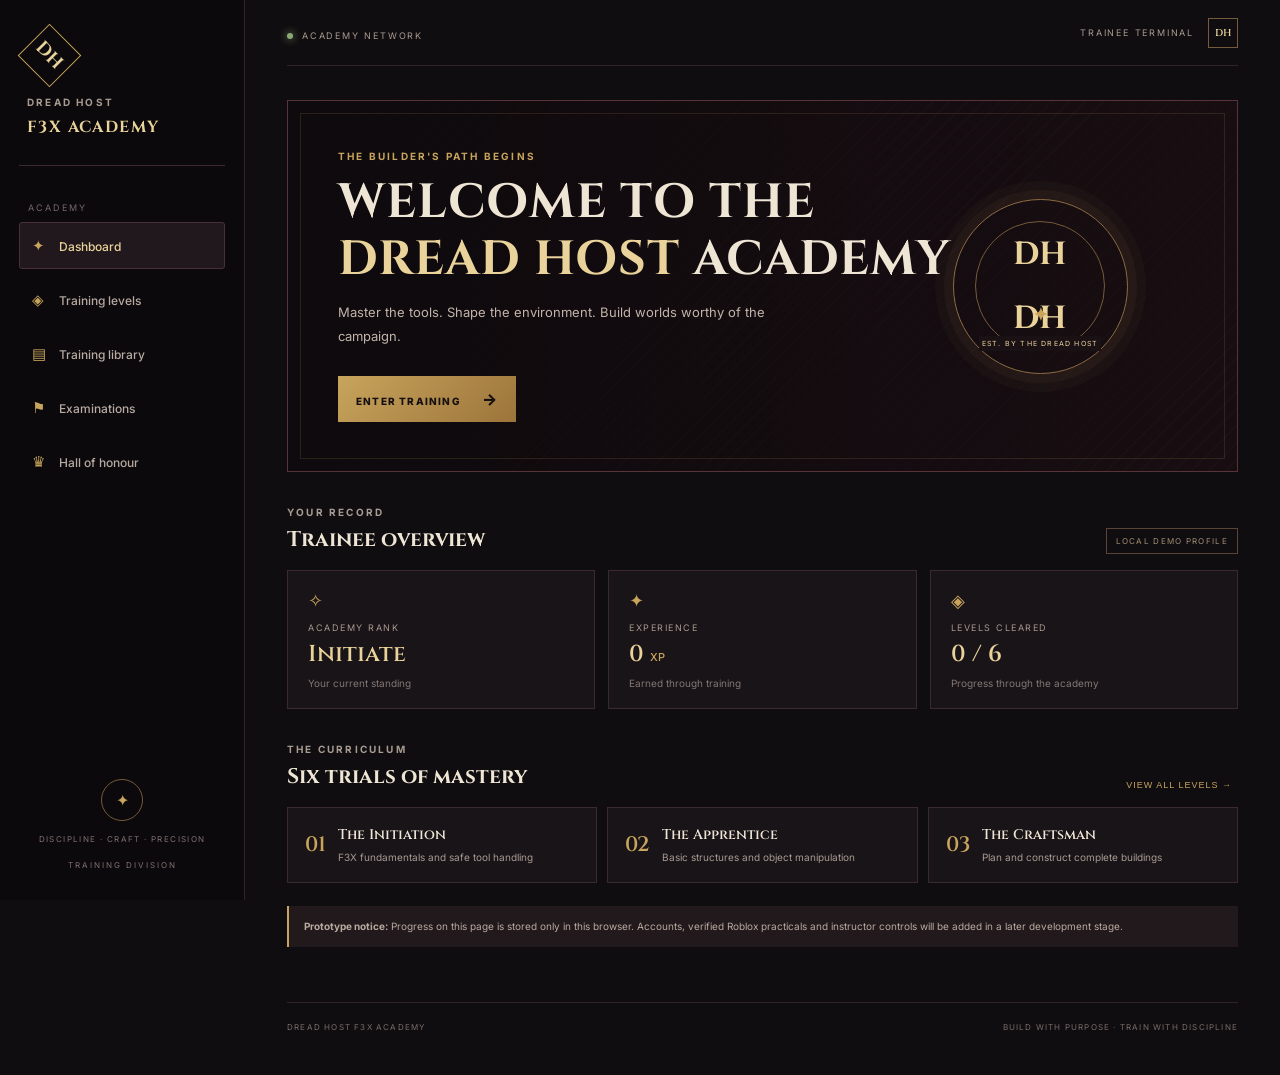
<file: dread-host-f3x-academy-starter/dread-host-f3x-academy/index.html>
<!doctype html>
<html lang="en">
<head>
  <meta charset="utf-8">
  <meta name="viewport" content="width=device-width, initial-scale=1">
  <meta name="theme-color" content="#130f12">
  <title>Dread Host F3X Academy</title>
  <link rel="stylesheet" href="styles.css">
</head>
<body>
  <div class="site-shell">
    <aside class="sidebar">
      <div class="brand-mark">DH</div>
      <div class="brand-copy">
        <p class="eyebrow">DREAD HOST</p>
        <h1>F3X ACADEMY</h1>
      </div>
      <div class="side-rule"></div>
      <p class="side-label">ACADEMY</p>
      <nav aria-label="Main navigation">
        <button class="nav-link active" data-view="dashboard"><span>✦</span> Dashboard</button>
        <button class="nav-link" data-view="levels"><span>◈</span> Training levels</button>
        <button class="nav-link" data-view="library"><span>▤</span> Training library</button>
        <button class="nav-link" data-view="exams"><span>⚑</span> Examinations</button>
        <button class="nav-link" data-view="honour"><span>♛</span> Hall of honour</button>
      </nav>
      <div class="sidebar-bottom">
        <div class="seal">✦</div>
        <p>DISCIPLINE · CRAFT · PRECISION</p>
        <small>TRAINING DIVISION</small>
      </div>
    </aside>

    <main class="main">
      <header class="topbar">
        <div><span class="status-dot"></span><span class="top-label">ACADEMY NETWORK</span></div>
        <div class="top-right"><span class="top-label">TRAINEE TERMINAL</span><span class="avatar">DH</span></div>
      </header>

      <section class="view active" id="dashboard">
        <div class="hero">
          <div class="hero-content">
            <p class="eyebrow gold">THE BUILDER'S PATH BEGINS</p>
            <h2>WELCOME TO THE<br><em>DREAD HOST</em> ACADEMY</h2>
            <p class="hero-text">Master the tools. Shape the environment. Build worlds worthy of the campaign.</p>
            <button class="primary-btn" data-go="levels">ENTER TRAINING <span>→</span></button>
          </div>
          <div class="hero-seal"><div class="seal-ring">DH<span>✦</span>DH</div><small>EST. BY THE DREAD HOST</small></div>
        </div>

        <div class="section-heading"><div><p class="eyebrow">YOUR RECORD</p><h3>Trainee overview</h3></div><span class="small-tag">LOCAL DEMO PROFILE</span></div>
        <div class="stats-grid">
          <article class="stat-card"><span class="stat-icon">✧</span><p>ACADEMY RANK</p><strong id="rank">Initiate</strong><small>Your current standing</small></article>
          <article class="stat-card"><span class="stat-icon">✦</span><p>EXPERIENCE</p><strong><span id="xp">0</span> <small>XP</small></strong><small>Earned through training</small></article>
          <article class="stat-card"><span class="stat-icon">◈</span><p>LEVELS CLEARED</p><strong id="cleared">0 / 6</strong><small>Progress through the academy</small></article>
        </div>

        <div class="section-heading"><div><p class="eyebrow">THE CURRICULUM</p><h3>Six trials of mastery</h3></div><button class="text-btn" data-go="levels">VIEW ALL LEVELS →</button></div>
        <div class="level-preview" id="dashboard-levels"></div>
        <p class="notice"><strong>Prototype notice:</strong> Progress on this page is stored only in this browser. Accounts, verified Roblox practicals and instructor controls will be added in a later development stage.</p>
      </section>

      <section class="view" id="levels">
        <div class="page-heading"><p class="eyebrow gold">THE CURRICULUM</p><h2>Training levels</h2><p>Six stages. One path from novice builder to master architect.</p></div>
        <div class="levels-list" id="all-levels"></div>
      </section>

      <section class="view" id="library">
        <div class="page-heading"><p class="eyebrow gold">KNOW YOUR TOOLS</p><h2>Training library</h2><p>Core F3X concepts for building clean, consistent environments.</p></div>
        <div class="tool-grid" id="tool-grid"></div>
      </section>

      <section class="view" id="exams">
        <div class="page-heading"><p class="eyebrow gold">PROVE YOUR UNDERSTANDING</p><h2>Examinations</h2><p>Knowledge checks prepare you for practical assessments in the Roblox training grounds.</p></div>
        <div class="exam-card">
          <div class="exam-emblem">⚑</div><div><p class="eyebrow">FOUNDATION CHECK</p><h3>F3X Fundamentals</h3><p>Try a short knowledge check on safe, organised building workflows.</p><button class="primary-btn" id="start-quiz">BEGIN KNOWLEDGE CHECK →</button></div>
        </div>
        <div id="quiz-area"></div>
        <p class="notice">Passing a website quiz does not certify practical building ability. Practical assessments must be observed and verified in Roblox by an instructor.</p>
      </section>

      <section class="view" id="honour">
        <div class="page-heading"><p class="eyebrow gold">RECOGNITION & ACHIEVEMENT</p><h2>Hall of honour</h2><p>A record of builders who complete the academy trials.</p></div>
        <div class="empty-hall"><div class="big-seal">♛</div><h3>The first names are yet to be written.</h3><p>Verified graduates will appear here once trainee accounts and instructor approvals are connected.</p></div>
      </section>

      <footer><span>DREAD HOST F3X ACADEMY</span><span>BUILD WITH PURPOSE · TRAIN WITH DISCIPLINE</span></footer>
    </main>
  </div>
  <script src="app.js"></script>
</body>
</html>
</file>
<file: dread-host-f3x-academy-starter/dread-host-f3x-academy/styles.css>
@import url('https://fonts.googleapis.com/css2?family=Cinzel:wght@500;600;700;800&family=Inter:wght@400;500;600;700&display=swap');
:root{--bg:#100d10;--panel:#191418;--panel2:#21191d;--line:#3a292e;--gold:#c8a45c;--gold2:#ead39b;--cream:#eee5d5;--muted:#a89b91;--red:#7d2733}
*{box-sizing:border-box}body{margin:0;background:var(--bg);color:var(--cream);font-family:Inter,Arial,sans-serif}.site-shell{min-height:100vh;display:grid;grid-template-columns:245px 1fr}.sidebar{background:#0b090b;border-right:1px solid #302329;padding:28px 19px;display:flex;flex-direction:column;min-height:100vh;position:sticky;top:0;height:100vh}.brand-mark{width:45px;height:45px;border:1px solid var(--gold);display:grid;place-items:center;color:var(--gold2);font:700 18px Cinzel,serif;transform:rotate(45deg);margin:5px 0 18px 8px}.brand-mark::first-letter{transform:rotate(-45deg)}.brand-copy{padding-left:8px}.eyebrow{font-size:10px;letter-spacing:2.2px;color:var(--muted);font-weight:700;margin:0 0 8px}.brand-copy h1{font:700 16px Cinzel,serif;letter-spacing:1.4px;margin:0;color:var(--gold2)}.side-rule{height:1px;background:var(--line);margin:27px 0}.side-label{font-size:9px;letter-spacing:2px;color:#76676a;padding-left:9px}.sidebar nav{display:grid;gap:7px}.nav-link{background:none;border:1px solid transparent;color:#b8aaa3;text-align:left;padding:13px 12px;font:500 12px Inter;cursor:pointer;border-radius:3px}.nav-link span{color:var(--gold);display:inline-block;width:24px;font-size:15px}.nav-link:hover,.nav-link.active{background:#21181d;border-color:#493038;color:var(--gold2)}.sidebar-bottom{margin-top:auto;text-align:center;color:#806f70}.seal{width:42px;height:42px;border:1px solid #755a3a;color:var(--gold);border-radius:50%;display:grid;place-items:center;margin:0 auto 13px}.sidebar-bottom p{font-size:8px;letter-spacing:1.4px}.sidebar-bottom small{font-size:8px;letter-spacing:2px}.main{min-width:0;padding:0 42px 24px;max-width:1500px;width:100%;margin:auto}.topbar{height:66px;border-bottom:1px solid #302329;display:flex;align-items:center;justify-content:space-between}.top-label{font-size:9px;letter-spacing:1.8px;color:#a99b91}.status-dot{display:inline-block;width:6px;height:6px;background:#8caa75;border-radius:50%;margin-right:9px;box-shadow:0 0 8px #8caa75}.top-right{display:flex;align-items:center;gap:14px}.avatar{width:30px;height:30px;border:1px solid #755b3d;color:var(--gold2);display:grid;place-items:center;font:600 10px Cinzel}.view{display:none;padding:34px 0 45px}.view.active{display:block}.hero{min-height:320px;background:linear-gradient(90deg,rgba(13,9,12,.97),rgba(24,13,17,.82)),repeating-linear-gradient(135deg,#39242b 0,#39242b 1px,#171115 1px,#171115 12px);border:1px solid #56343a;position:relative;overflow:hidden;padding:49px 50px;display:flex;align-items:center;justify-content:space-between}.hero:after{content:"";position:absolute;inset:12px;border:1px solid rgba(200,164,92,.15);pointer-events:none}.gold{color:var(--gold)}.hero h2,.page-heading h2{font:700 clamp(29px,4vw,48px) Cinzel,serif;line-height:1.18;letter-spacing:1px;margin:13px 0}.hero h2 em{font-style:normal;color:var(--gold2)}.hero-text{color:#c2b4aa;max-width:490px;font-size:13px;line-height:1.8}.primary-btn{background:linear-gradient(135deg,#c8a45c,#9c743b);border:0;color:#160f0f;padding:13px 18px;font:800 10px Inter;letter-spacing:1.2px;margin-top:15px;cursor:pointer}.primary-btn:hover{filter:brightness(1.12)}.primary-btn span{font-size:16px;margin-left:18px}.hero-seal{width:175px;height:175px;border:1px solid #8d6d43;border-radius:50%;display:grid;place-items:center;margin-right:7%;color:var(--gold2);position:relative;z-index:1;box-shadow:0 0 0 9px rgba(200,164,92,.05),0 0 0 18px rgba(200,164,92,.03)}.seal-ring{width:130px;height:130px;border:1px solid #765a39;border-radius:50%;display:grid;place-items:center;font:700 32px Cinzel;position:relative}.seal-ring span{font-size:18px;color:var(--gold);position:absolute;bottom:22px}.hero-seal small{position:absolute;bottom:22px;font-size:7px;letter-spacing:1.2px;background:#1a1115;padding:3px}.section-heading{display:flex;align-items:end;justify-content:space-between;margin:34px 0 16px}.section-heading h3,.page-heading h2{font-family:Cinzel,serif}.section-heading h3{font-size:21px;margin:0}.small-tag{font-size:8px;letter-spacing:1.3px;color:#a28d73;border:1px solid #594438;padding:7px 9px}.stats-grid{display:grid;grid-template-columns:repeat(3,1fr);gap:13px}.stat-card{background:var(--panel);border:1px solid var(--line);padding:19px 20px;min-height:130px}.stat-icon{color:var(--gold);font-size:18px}.stat-card p{font-size:9px;letter-spacing:1.5px;color:#a9998f;margin:11px 0 6px}.stat-card strong{font:600 23px Cinzel;color:var(--gold2)}.stat-card strong small{font:500 11px Inter;color:var(--gold)}.stat-card>small{display:block;color:#837773;font-size:10px;margin-top:7px}.text-btn{border:0;background:none;color:var(--gold);font-size:9px;letter-spacing:1px;cursor:pointer}.level-preview{display:grid;grid-template-columns:repeat(3,1fr);gap:10px}.level-tile,.level-card,.tool-card{background:var(--panel);border:1px solid var(--line);padding:17px}.level-tile{display:flex;gap:12px;align-items:center}.level-number{font:600 21px Cinzel;color:var(--gold)}.level-tile h4,.level-card h3,.tool-card h3{font:600 14px Cinzel;margin:0 0 5px}.level-tile p,.level-card p,.tool-card p{font-size:10px;color:var(--muted);line-height:1.6;margin:0}.notice{margin-top:23px;padding:12px 15px;background:#21191b;border-left:2px solid var(--gold);font-size:10px;color:#b9aaa0;line-height:1.7}.page-heading{padding:25px 0 23px;border-bottom:1px solid var(--line);margin-bottom:22px}.page-heading h2{font-size:36px;margin:6px 0}.page-heading>p:last-child{font-size:12px;color:var(--muted)}.levels-list{display:grid;gap:11px}.level-card{display:grid;grid-template-columns:55px 1fr auto;align-items:center;gap:17px}.level-card .level-number{font-size:28px}.level-card .xp{color:var(--gold);font-size:10px;white-space:nowrap}.level-card button{background:transparent;border:1px solid #6a4d36;color:var(--gold2);padding:9px 12px;font-size:9px;letter-spacing:1px;cursor:pointer}.level-card button:hover{background:#33232a}.tool-grid{display:grid;grid-template-columns:repeat(3,1fr);gap:12px}.tool-card .tool-symbol{color:var(--gold);font-size:20px;margin-bottom:12px}.exam-card{display:flex;gap:22px;align-items:center;background:var(--panel);border:1px solid var(--line);padding:24px}.exam-emblem{font-size:35px;color:var(--gold);border:1px solid #654c36;width:75px;height:75px;display:grid;place-items:center;flex-shrink:0}.exam-card h3{font:600 20px Cinzel;margin:0 0 8px}.exam-card p:not(.eyebrow){font-size:11px;color:var(--muted)}#quiz-area{margin-top:15px}.quiz-question{padding:20px;background:var(--panel);border:1px solid var(--line);margin-bottom:10px}.quiz-question p{font-size:13px}.quiz-question button{display:block;width:100%;text-align:left;margin:7px 0;padding:11px;background:#21191d;border:1px solid #453139;color:var(--cream);cursor:pointer;font-size:11px}.quiz-question button:hover{border-color:var(--gold)}.quiz-result{padding:15px;border:1px solid #80663d;color:var(--gold2);font-size:12px}.empty-hall{text-align:center;padding:65px 20px;background:var(--panel);border:1px solid var(--line)}.big-seal{font-size:44px;color:var(--gold);margin-bottom:15px}.empty-hall h3{font:600 20px Cinzel}.empty-hall p{font-size:11px;color:var(--muted)}footer{border-top:1px solid #302329;padding:19px 0;display:flex;justify-content:space-between;color:#796b68;font-size:8px;letter-spacing:1.2px}
@media(max-width:900px){.site-shell{grid-template-columns:190px 1fr}.main{padding:0 23px 20px}.hero{padding:35px 28px}.hero-seal{width:130px;height:130px;margin-right:3%}.seal-ring{width:100px;height:100px;font-size:25px}.level-preview,.tool-grid{grid-template-columns:repeat(2,1fr)}}
@media(max-width:650px){.site-shell{display:block}.sidebar{position:relative;height:auto;min-height:0;padding:15px;display:block}.brand-mark{display:none}.brand-copy{padding:0}.brand-copy h1{font-size:14px}.side-rule,.side-label,.sidebar-bottom{display:none}.sidebar nav{display:flex;overflow:auto;margin-top:13px;gap:5px}.nav-link{white-space:nowrap;padding:10px;font-size:10px}.nav-link span{width:auto;margin-right:5px}.main{padding:0 15px 20px}.topbar{height:48px}.hero{padding:28px 22px;min-height:280px}.hero-seal{display:none}.hero h2{font-size:31px}.stats-grid{grid-template-columns:1fr}.stat-card{min-height:0}.level-preview,.tool-grid{grid-template-columns:1fr}.section-heading{align-items:center}.small-tag{display:none}.level-card{grid-template-columns:38px 1fr;gap:10px}.level-card .xp{grid-column:2}.level-card button{grid-column:2;justify-self:start}.exam-card{align-items:flex-start;padding:16px}.exam-emblem{width:48px;height:48px;font-size:24px}footer{gap:12px;line-height:1.6;flex-direction:column}}
</file>
